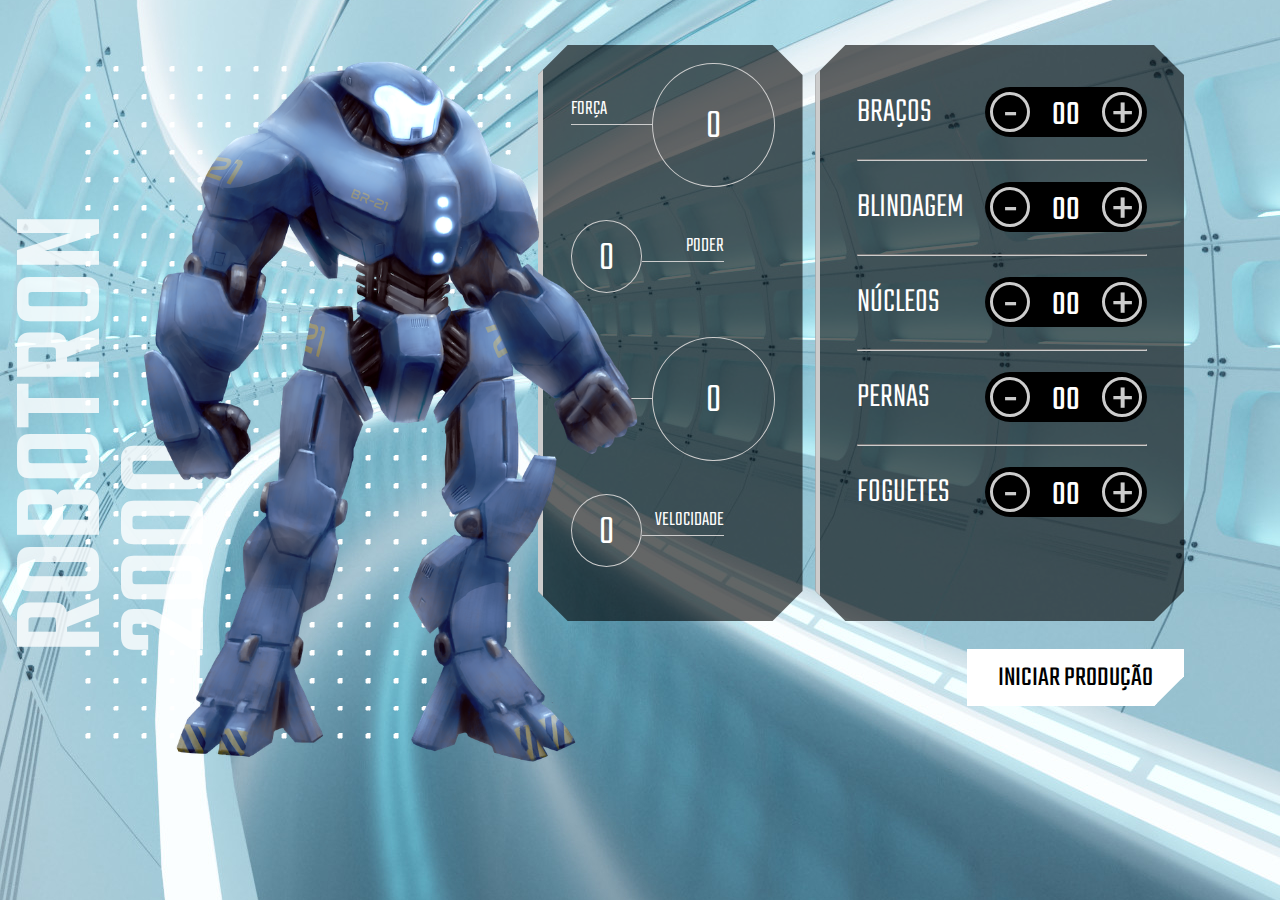
<file: index.html>
<!DOCTYPE html>
<html lang="en">
<head>
    <meta charset="UTF-8">
    <meta http-equiv="X-UA-Compatible" content="IE=edge">
    <meta name="viewport" content="width=device-width, initial-scale=1.0">
    <link rel="shortcut icon" type="image/jpg" href="img/favicon.ico"/>
    <title>Robotron 2000</title>

    <link rel="stylesheet" href="css/style.css">
    <link rel="preconnect" href="https://fonts.googleapis.com">
    <link rel="preconnect" href="https://fonts.gstatic.com" crossorigin>
    <link href="https://fonts.googleapis.com/css2?family=Teko:wght@300;500&display=swap" rel="stylesheet"> 
</head>
<body>
    <main>
        <section class="robotron">
            <img class="robo" src="img/robotron.png" alt="Robotron" id="robotron">
            <figcaption class="titulo">ROBOTRON <br>2000</figcaption>
        </section>

        <section class="box estatisticas">
            <div class="estatistica">
                <p class="estatistica-titulo">Força</p>
                <div class="estatistica-valor">
                    <p class="estatistica-numero" data-estatistica="forca">0</p>
                </div>
            </div>
            <div class="estatistica">
                <p class="estatistica-titulo">Poder</p>
                <div class="estatistica-valor">
                    <p class="estatistica-numero" data-estatistica="poder">0</p>
                </div>
            </div>
            <div class="estatistica">
                <p class="estatistica-titulo">Energia</p>
                <div class="estatistica-valor">
                    <p class="estatistica-numero" data-estatistica="energia">0</p>
                </div>
            </div>
            <div class="estatistica">
                <p class="estatistica-titulo">Velocidade</p>
                <div class="estatistica-valor">
                    <p class="estatistica-numero" data-estatistica="velocidade">0</p>
                </div>
            </div>
            
        </section>

        <section class="equipamentos">
            <form action="" class="montador">
                <div class="box montador-conteudo">
                    <div class="peca">
                        <label for="" class="peca-titulo">Braços</label>
                        <div class="controle">
                            <buttom class="controle-ajuste" data-controle="-" data-peca="bracos">-</buttom>
                            <input type="text" class="controle-contador" value="00" data-contador>
                            <buttom class="controle-ajuste" data-controle="+" data-peca="bracos">+</buttom>
                        </div>
                    </div>
                    <hr class="linha">
                    <div class="peca">
                        <label for="" class="peca-titulo">Blindagem</label>
                        <div class="controle">
                            <buttom class="controle-ajuste" data-controle="-" data-peca="blindagem">-</buttom>
                            <input type="text" class="controle-contador" value="00" data-contador>
                            <buttom class="controle-ajuste" data-controle="+" data-peca="blindagem">+</buttom>
                        </div>
                    </div>
                    <hr class="linha">
                    <div class="peca">
                        <label for="" class="peca-titulo">Núcleos</label>
                        <div class="controle">
                            <buttom class="controle-ajuste" data-controle="-" data-peca="nucleos">-</buttom>
                            <input type="text" class="controle-contador" value="00" data-contador>
                            <buttom class="controle-ajuste" data-controle="+" data-peca="nucleos">+</buttom>
                        </div>
                    </div>
                    <hr class="linha">
                    <div class="peca">
                        <label for="" class="peca-titulo">Pernas</label>
                        <div class="controle">
                            <buttom class="controle-ajuste" data-controle="-" data-peca="pernas">-</buttom>
                            <input type="text" class="controle-contador" value="00" data-contador>
                            <buttom class="controle-ajuste" data-controle="+" data-peca="pernas">+</buttom>
                        </div>
                    </div>
                    <hr class="linha">
                    <div class="peca">
                        <label for="" class="peca-titulo">Foguetes</label>
                        <div class="controle">
                            <buttom class="controle-ajuste" data-controle="-" data-peca="foguetes">-</buttom>
                            <input type="text" class="controle-contador" value="00" data-contador>
                            <buttom class="controle-ajuste" data-controle="+" data-peca="foguetes">+</buttom>
                        </div>
                    </div>
                </div>
                <input type="submit" value="Iniciar produção" class="producao" id="producao">
            </form>
        </section>
    </main>
    <script src="main.js"></script>
</body>
</html>
</file>
<file: css/style.css>
:root {
    --main-cinza: #CCCCCC;
    --main-branco: #FFFFFF;
    --main-preto: #000000;
}

* {
    box-sizing: border-box;
}

body {
    background: url(../img/fundo.jpg);
    background-position: center center;
    background-size: cover cover;
    padding: 0;
    margin: 0;
    font-weight: 300;
}

body, input {
    font-family: 'Teko', sans-serif;
}

main {
    width: 80vw;
    height: 80vh;
    margin: 10vh 8vw 10vh 12vw;
    display: flex;
    gap: 1vw;
}

.robotron {
    background: url(../img/estrutura.png) no-repeat;
    background-position: center center;
    margin: 0;
    flex-basis: 40%;
    position: relative;
}

.robo {
    height: 110%;
    z-index: 1;
    position: absolute;
    left: -20%;
    top: -5%;
}

.titulo {
    transform: rotate(180deg);
    font-weight: 500;
    font-size: 130px;
    position: absolute;
    bottom: 7rem;
    left: -3rem;
    line-height: 0.8;
    writing-mode: vertical-rl;
    text-orientation: mixed;
    color: rgba(255,255,255,0.8)
}

.box {
    background: rgba(0,0,0,0.6);
    clip-path: polygon(calc(100% - 30px) 0, 100% 30px, 100% calc(100% - 30px), calc(100% - 30px) 100%, 30px 100%, 0 calc(100% - 30px), 0 30px, 30px 0);
    border-left: 5px solid var(--main-cinza);
    height: 80%;
}

/****************************** Equipamentos *****/

.equipamentos {
    flex-basis: 32%;
}

.montador {
    height: 100%;;
}

.montador-conteudo {
    padding: 2em 10%;
}

.peca {
    padding: 1em 0;
}

.peca-titulo {
    color: var(--main-branco);
    text-transform: uppercase;
    font-size: 2.5em;
}

.controle {
    background: var(--main-preto);
    border-radius: 25px;
    float: right;
    display: inline-flex;
    padding: 5px;
    align-items: center;
    align-self: flex-end;
}

.controle-contador {
    width: 40px;
    height: 35px;
    background: none;
    border: 0;
    margin: 0 1rem;
    color: var(--main-branco);
    text-align: center;
    font-size: 2.5em;
    display: inline-flex;
    align-items: center;
    padding-top: 8px;
}

.controle-ajuste {
    display: inline-block;
    width: 40px;
    height: 40px;
    line-height: 44px;
    border-radius: 50%;
    color: var(--main-cinza);
    font-size: 4em;
    background: var(--main-preto);
    text-align: center;
    border: 3px solid var(--main-cinza);
    cursor: pointer;
}

.linha {
    border-color: var(--main-cinza);
}

.producao {
    margin-top: 1em;
    font-size: 2em;
    text-transform: uppercase;
    padding: 0.2em 1em;
    float: right;
    border: 3px solid var(--main-branco);
    background: var(--main-branco);
    clip-path: polygon(100% 0, 100% calc(100% - 30px), calc(100% - 30px) 100%, 0 100%, 0 0);
    cursor: pointer;
}

.producao:hover {
    background: var(--main-preto);
    color: var(--main-branco)
}



/****************************** Estatísticas *****/
.estatisticas {
    flex-basis: 23%;
    padding: 2em 2em 0;
}

.estatistica {
    color: var(--main-branco);
    display: flex;
    align-items: flex-start;
    height: 25%;
}

.estatistica-titulo {
    font-size: 1.5em;
    border-bottom: 1px solid var(--main-cinza);
    flex-basis: 40%;
    text-transform: uppercase;
    order: 1
}

.estatistica-valor {
    flex-basis: 60%;
    position: relative;
    margin: 10px 0 0;
    order: 2;
    margin: -10px 0 0;
}

.estatistica-valor::after {
    content: "";
    display: block;
    padding-bottom: 100%;
    border: 1px solid var(--main-cinza);
    border-radius: 50%;
}

.estatistica-numero {
    position: absolute;
    top: 50%;
    transform: translateY(-46%);
    width: 100%;
    line-height: 100%;
    text-align: center;
    font-size: 3em;
    margin: 0;
}

.estatistica:nth-child(2n) .estatistica-titulo {
    order: 2;
    text-align: right;
}

.estatistica:nth-child(2n) .estatistica-valor {
    order: 1;
    flex-basis: 35%;
    margin: 10px 0 0;
}

@media screen and (max-width: 1600px) {
    body { 
        font-size: 14px;
    }
    main {
        width: 90vw;
        height: 80vh;
        margin: 5vh auto;
    }
}

@media screen and (max-width: 1200px) {
    body { 
        font-size: 13px;
    }

    main {
        width: 96vw;
        height: 80vh;
        margin: 10vh auto;
    }
}
</file>
